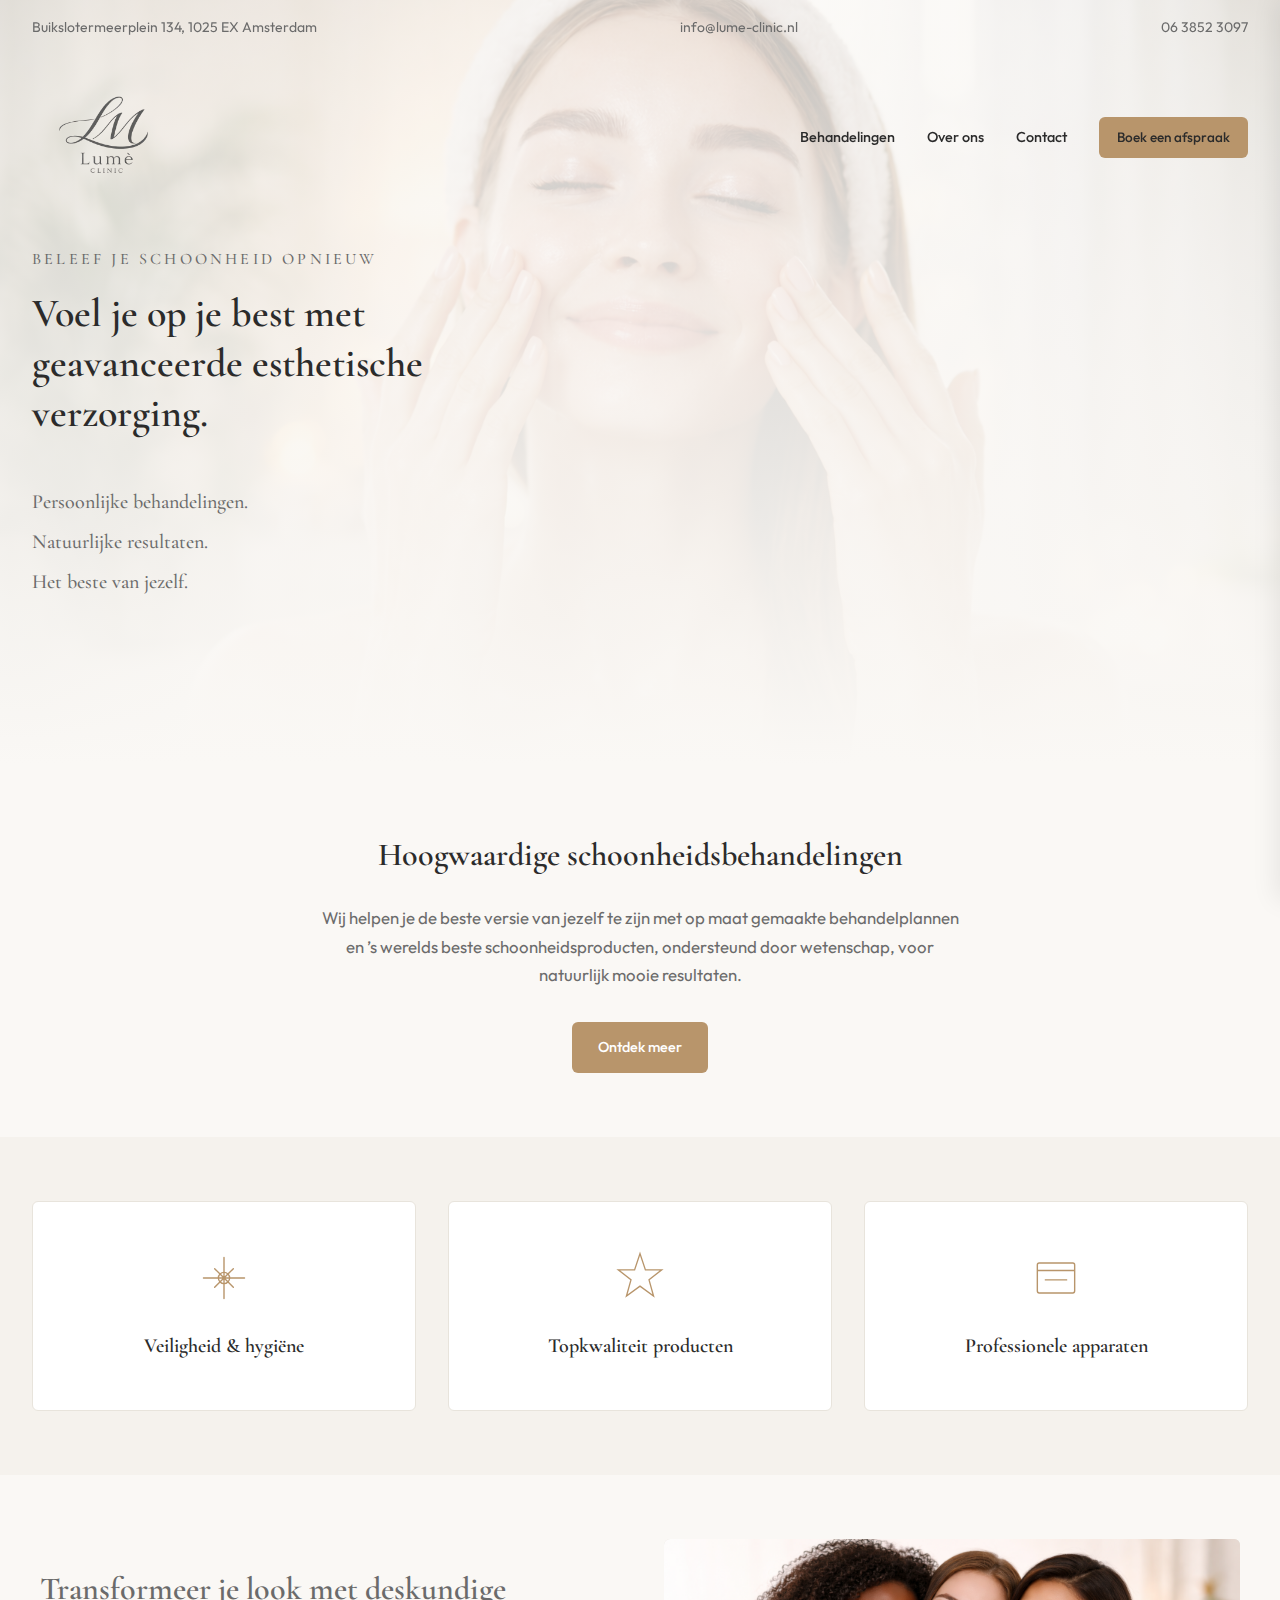
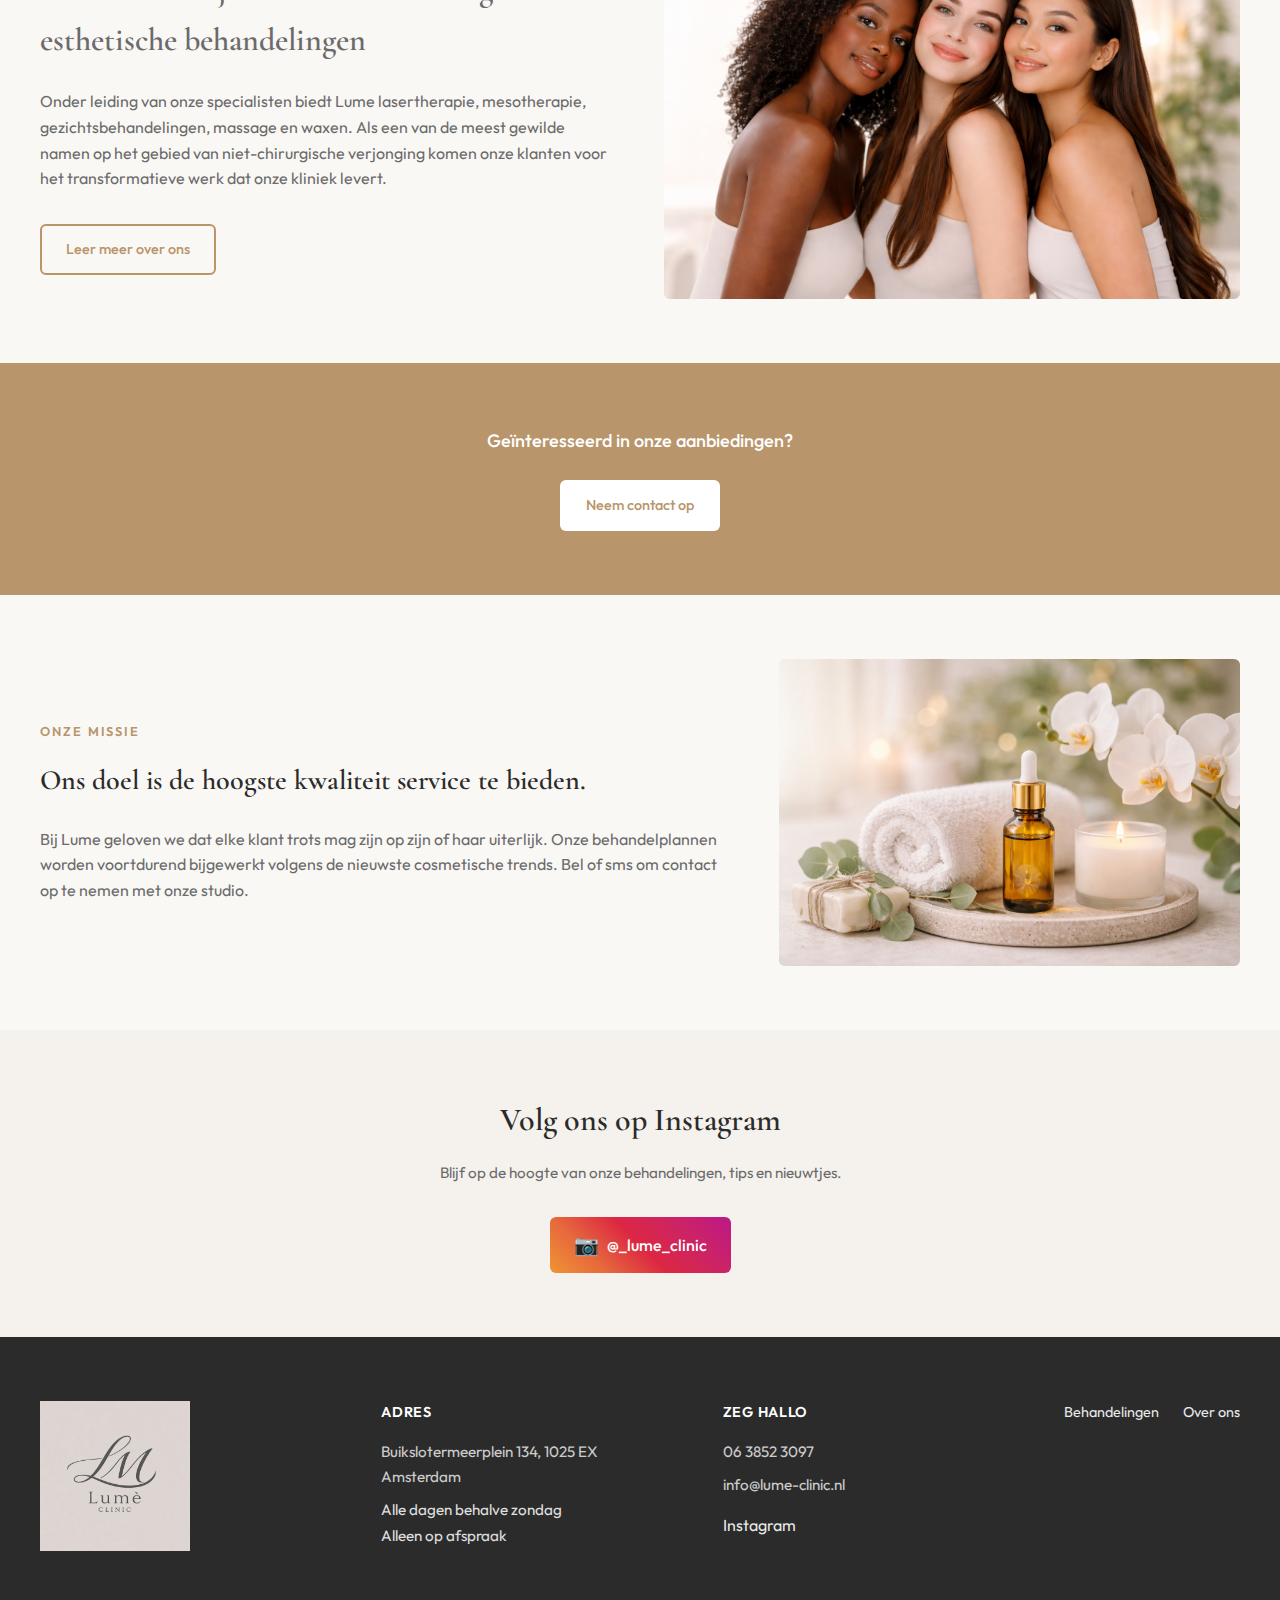
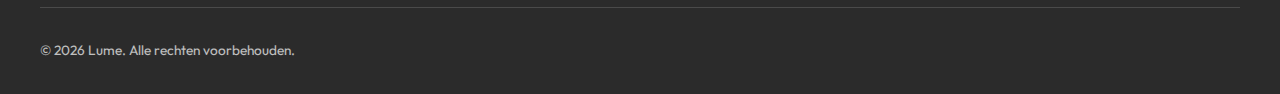
<file: index.html>
<!DOCTYPE html>
<html lang="nl">
<head>
  <meta charset="UTF-8" />
  <meta name="viewport" content="width=device-width, initial-scale=1" />
  <title>Lume – Schoonheid & Esthetiek</title>
  <link rel="icon" href="images/logo.jpeg" type="image/jpeg" />
  <link rel="apple-touch-icon" href="images/logo.jpeg" />
  <link rel="preconnect" href="https://fonts.googleapis.com" />
  <link rel="preconnect" href="https://fonts.gstatic.com" crossorigin />
  <link href="https://fonts.googleapis.com/css2?family=Cormorant+Garamond:ital,wght@0,400;0,500;0,600;0,700;1,400&family=Outfit:wght@300;400;500;600&display=swap" rel="stylesheet" />
  <link rel="stylesheet" href="styles.css" />
</head>
<body>
  <!-- Header -->
  <header class="header">
    <div class="header-top">
      <a href="https://www.google.com/maps/search/?api=1&query=Buikslotermeerplein+134,+1025+EX+Amsterdam" target="_blank" rel="noopener noreferrer" class="header-address">Buikslotermeerplein 134, 1025 EX Amsterdam</a>
      <a href="mailto:info@lume-clinic.nl" class="header-email">info@lume-clinic.nl</a>
      <a href="tel:+31638523097" class="header-phone">06 3852 3097</a>
    </div>
    <div class="header-main">
      <a href="/" class="logo"><img src="images/lume_clinic_logo_transparent.png" alt="Lume" class="logo-img" /></a>
      <nav class="nav-desktop">
        <a href="behandelingen.html">Behandelingen</a>
        <a href="#about">Over ons</a>
        <a href="#contact">Contact</a>
        <a href="https://lumeclinic.salonized.com/widget_bookings/new" target="_blank" rel="noopener noreferrer" class="btn btn-header">Boek een afspraak</a>
      </nav>
      <button class="menu-toggle" aria-label="Menu openen">
        <span></span>
        <span></span>
        <span></span>
      </button>
    </div>
  </header>

  <!-- Mobile menu -->
  <div class="mobile-menu" aria-hidden="true">
    <nav class="mobile-nav">
      <a href="behandelingen.html">Behandelingen</a>
      <a href="#about">Over ons</a>
      <a href="#contact">Contact</a>
      <a href="https://lumeclinic.salonized.com/widget_bookings/new" target="_blank" rel="noopener noreferrer" class="btn">Boek een afspraak</a>
    </nav>
  </div>

  <main>
    <!-- Hero -->
    <section class="hero">
      <p class="hero-tagline">Beleef je schoonheid opnieuw</p>
      <h1 class="hero-title">Voel je op je best met geavanceerde esthetische verzorging.</h1>
      <div class="hero-lines">
        <span>Persoonlijke behandelingen.</span>
        <span>Natuurlijke resultaten.</span>
        <span>Het beste van jezelf.</span>
      </div>
    </section>

    <!-- Intro + CTA -->
    <section class="section section-intro">
      <div class="container">
        <h2 class="section-title">Hoogwaardige schoonheidsbehandelingen</h2>
        <p class="section-lead">
          Wij helpen je de beste versie van jezelf te zijn met op maat gemaakte behandelplannen
          en ’s werelds beste schoonheidsproducten, ondersteund door wetenschap, voor natuurlijk
          mooie resultaten.
        </p>
        <a href="behandelingen.html" class="btn btn-primary">Ontdek meer</a>
      </div>
    </section>

    <!-- Feature boxes -->
    <section class="section section-features">
      <div class="container container-wide">
        <div class="features-grid">
          <article class="feature-card">
            <div class="feature-icon">
              <svg xmlns="http://www.w3.org/2000/svg" viewBox="0 0 60 60" fill="none" stroke="currentColor" stroke-width="1.5"><path d="M30 8v44M8 30h44M20 20l20 20M40 20L20 40" stroke-linecap="round"/><circle cx="30" cy="30" r="6"/></svg>
            </div>
            <h3>Veiligheid & hygiëne</h3>
          </article>
          <article class="feature-card">
            <div class="feature-icon">
              <svg xmlns="http://www.w3.org/2000/svg" viewBox="0 0 62 62" fill="none" stroke="currentColor" stroke-width="1.5"><path d="M31 4l6 18h18l-14 11 5 18-15-11-15 11 5-18L7 22h18z"/></svg>
            </div>
            <h3>Topkwaliteit producten</h3>
          </article>
          <article class="feature-card">
            <div class="feature-icon">
              <svg xmlns="http://www.w3.org/2000/svg" viewBox="0 0 60 60" fill="none" stroke="currentColor" stroke-width="1.5"><rect x="10" y="14" width="40" height="32" rx="2"/><path d="M10 22h40M18 32h24"/></svg>
            </div>
            <h3>Professionele apparaten</h3>
          </article>
        </div>
      </div>
    </section>

    <!-- About + image -->
    <section class="section section-about" id="about">
      <div class="container container-split">
        <div class="about-content">
          <h2>Transformeer je look met deskundige esthetische behandelingen</h2>
          <p>
            Onder leiding van onze specialisten biedt Lume lasertherapie, mesotherapie,
            gezichtsbehandelingen, massage en waxen. Als een van de meest gewilde namen
            op het gebied van niet-chirurgische verjonging komen onze klanten voor het
            transformatieve werk dat onze kliniek levert.
          </p>
          <a href="#contact" class="btn btn-outline">Leer meer over ons</a>
        </div>
        <div class="about-images">
          <div class="about-img about-img-main">
            <img src="images/3ladys.png" alt="Lume behandelingen" />
          </div>
        </div>
      </div>
    </section>

    <!-- CTA strip -->
    <section class="section section-cta-strip">
      <div class="container">
        <p class="cta-strip-text">Geïnteresseerd in onze aanbiedingen?</p>
        <a href="#contact" class="btn btn-light">Neem contact op</a>
      </div>
    </section>

    <!-- Mission -->
    <section class="section section-mission">
      <div class="container container-split">
        <div class="mission-content">
          <span class="section-label">Onze missie</span>
          <h2>Ons doel is de hoogste kwaliteit service te bieden.</h2>
          <p>
            Bij Lume geloven we dat elke klant trots mag zijn op zijn of haar
            uiterlijk. Onze behandelplannen worden voortdurend bijgewerkt volgens
            de nieuwste cosmetische trends. Bel of sms om contact op te nemen met
            onze studio.
          </p>
        </div>
        <div class="mission-accent">
          <img src="images/spa.png" alt="Lume studio interieur" class="mission-img" />
        </div>
      </div>
    </section>

    <!-- Follow on Instagram -->
    <section class="section section-instagram">
      <div class="container container-narrow">
        <h2 class="section-title">Volg ons op Instagram</h2>
        <p class="instagram-intro">Blijf op de hoogte van onze behandelingen, tips en nieuwtjes.</p>
        <a href="https://www.instagram.com/_lume_clinic/" target="_blank" rel="noopener noreferrer" class="btn btn-instagram" aria-label="Bekijk @_lume_clinic op Instagram">
          <span class="btn-instagram-icon" aria-hidden="true">📷</span>
          @_lume_clinic
        </a>
      </div>
    </section>
  </main>

  <!-- Footer -->
  <footer class="footer" id="contact">
    <div class="container">
      <div class="footer-grid">
        <div class="footer-brand">
          <a href="/" class="logo"><img src="images/logo.jpeg" alt="Lume" class="logo-img logo-img-footer" /></a>
        </div>
        <div class="footer-block">
          <h3>Adres</h3>
          <p><a href="https://www.google.com/maps/search/?api=1&query=Buikslotermeerplein+134,+1025+EX+Amsterdam" target="_blank" rel="noopener noreferrer">Buikslotermeerplein 134, 1025 EX Amsterdam</a></p>
          <p class="footer-hours">
            Alle dagen behalve zondag<br />
            Alleen op afspraak
          </p>
        </div>
        <div class="footer-block">
          <h3>Zeg hallo</h3>
          <p><a href="tel:+31638523097">06 3852 3097</a></p>
          <p><a href="mailto:info@lume-clinic.nl">info@lume-clinic.nl</a></p>
          <div class="footer-social">
            <a href="https://www.instagram.com/_lume_clinic/" target="_blank" rel="noopener noreferrer" aria-label="Instagram">Instagram</a>
          </div>
        </div>
        <div class="footer-nav">
          <a href="behandelingen.html">Behandelingen</a>
          <a href="#about">Over ons</a>
        </div>
      </div>
      <div class="footer-bottom">
        <p>© 2026 Lume. Alle rechten voorbehouden.</p>
      </div>
    </div>
  </footer>

  <script>
    (function () {
      var toggle = document.querySelector('.menu-toggle');
      var menu = document.querySelector('.mobile-menu');
      if (!toggle || !menu) return;
      toggle.addEventListener('click', function () {
        var open = menu.getAttribute('aria-hidden') === 'false';
        menu.setAttribute('aria-hidden', open ? 'true' : 'false');
        toggle.setAttribute('aria-label', open ? 'Menu openen' : 'Menu sluiten');
        document.body.classList.toggle('menu-open', !open);
      });
    })();
  </script>
</body>
</html>
</file>
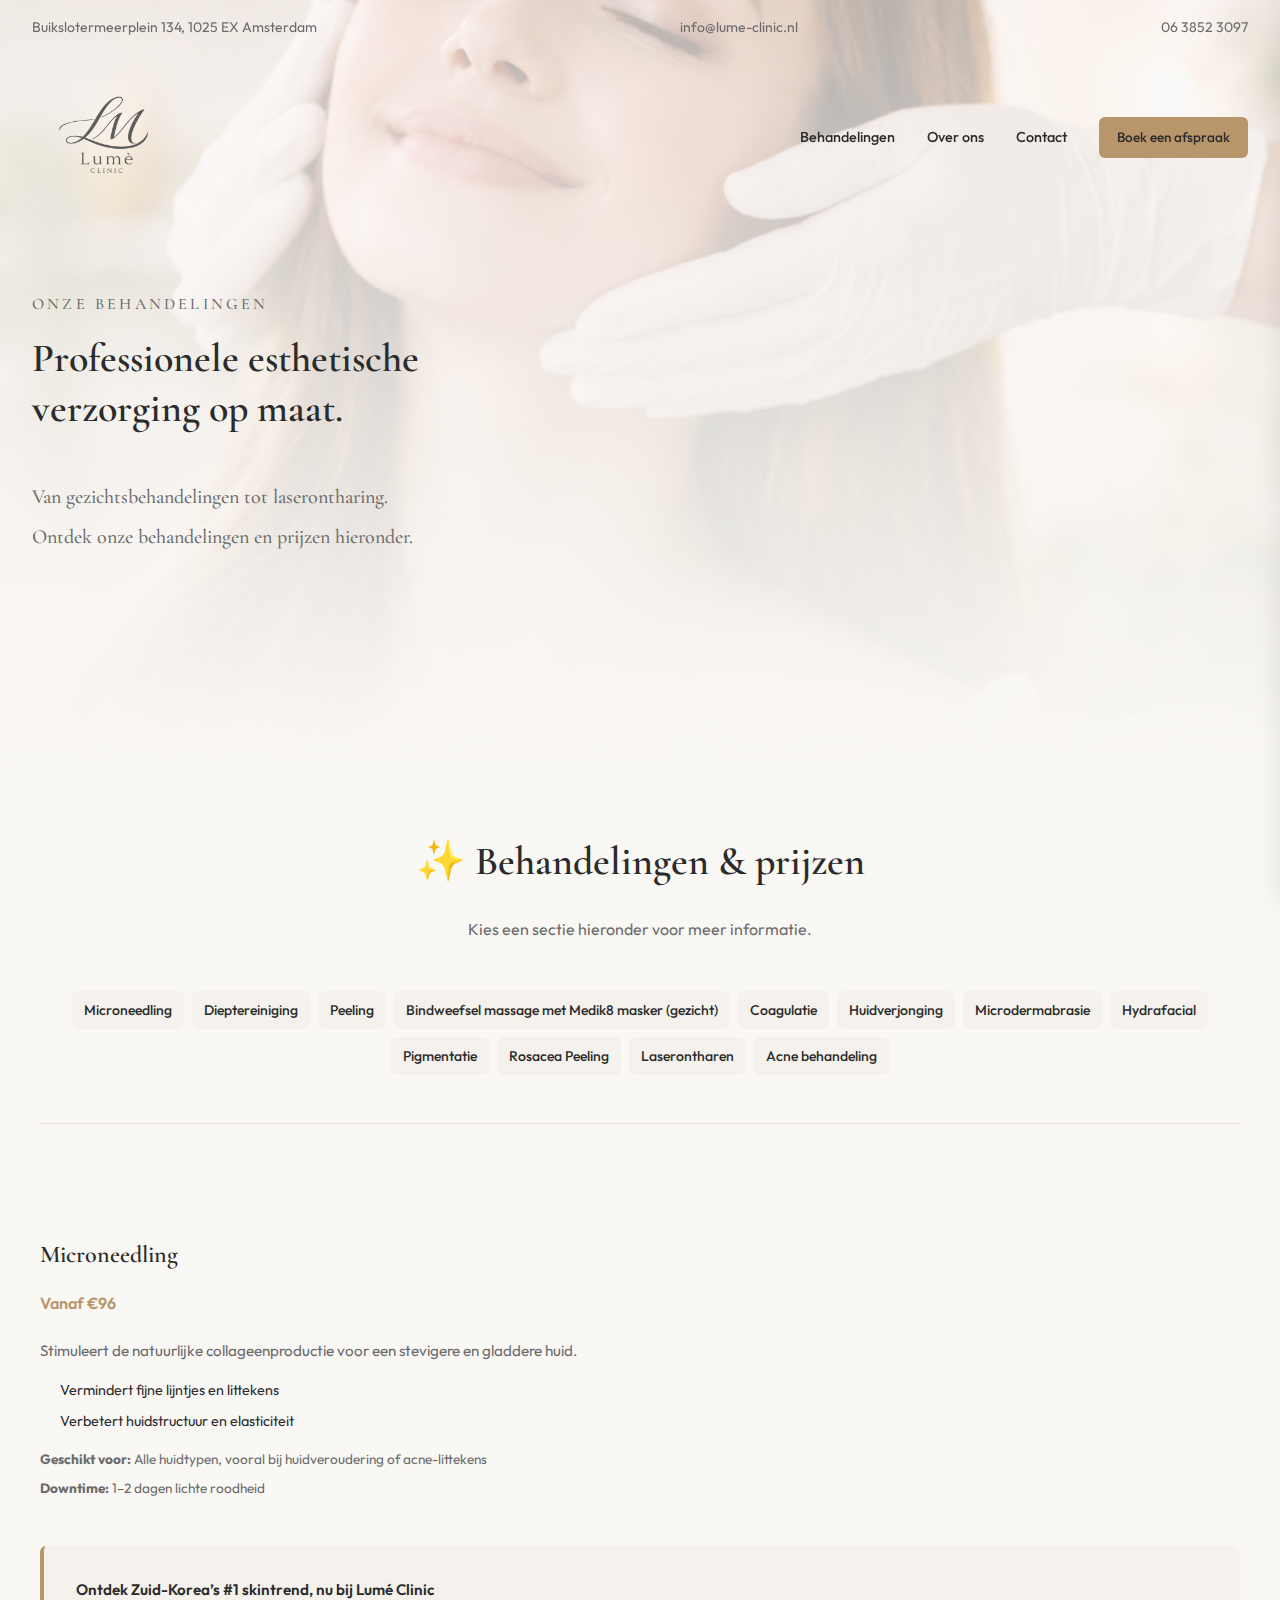
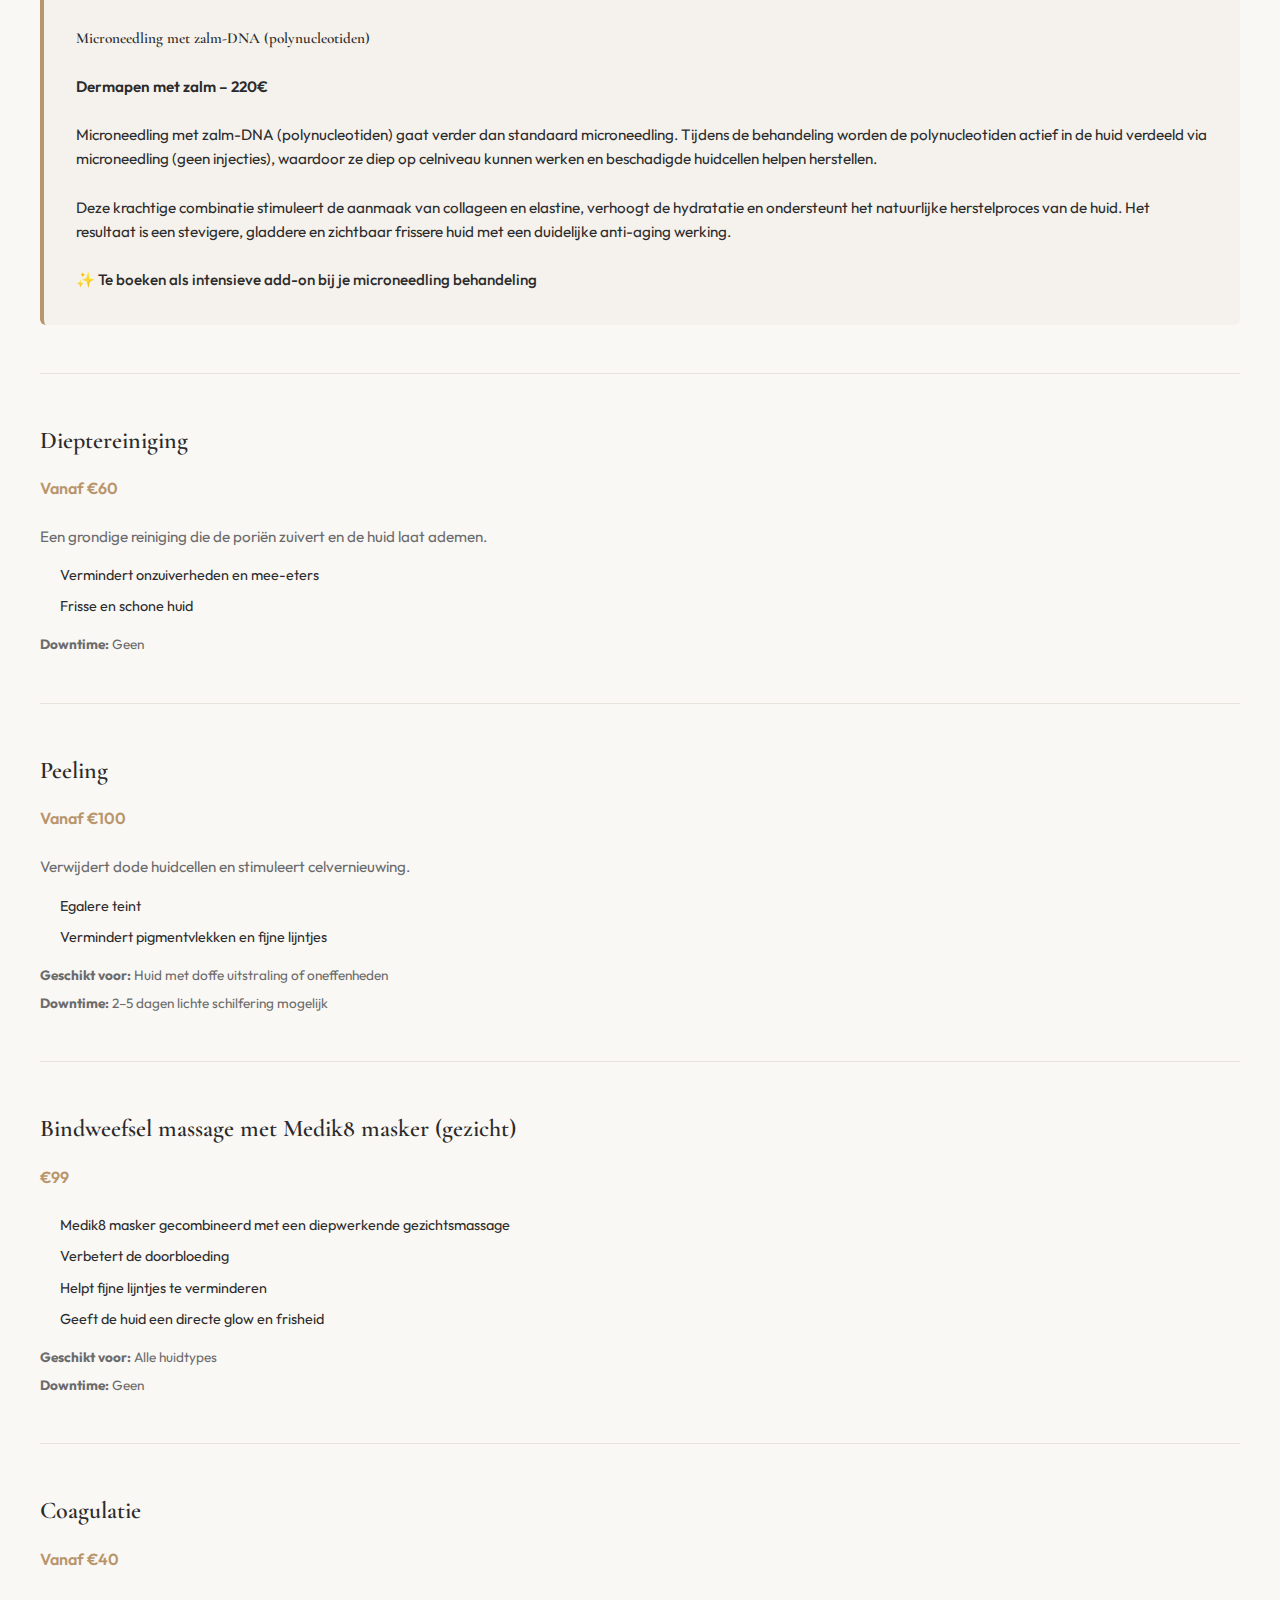
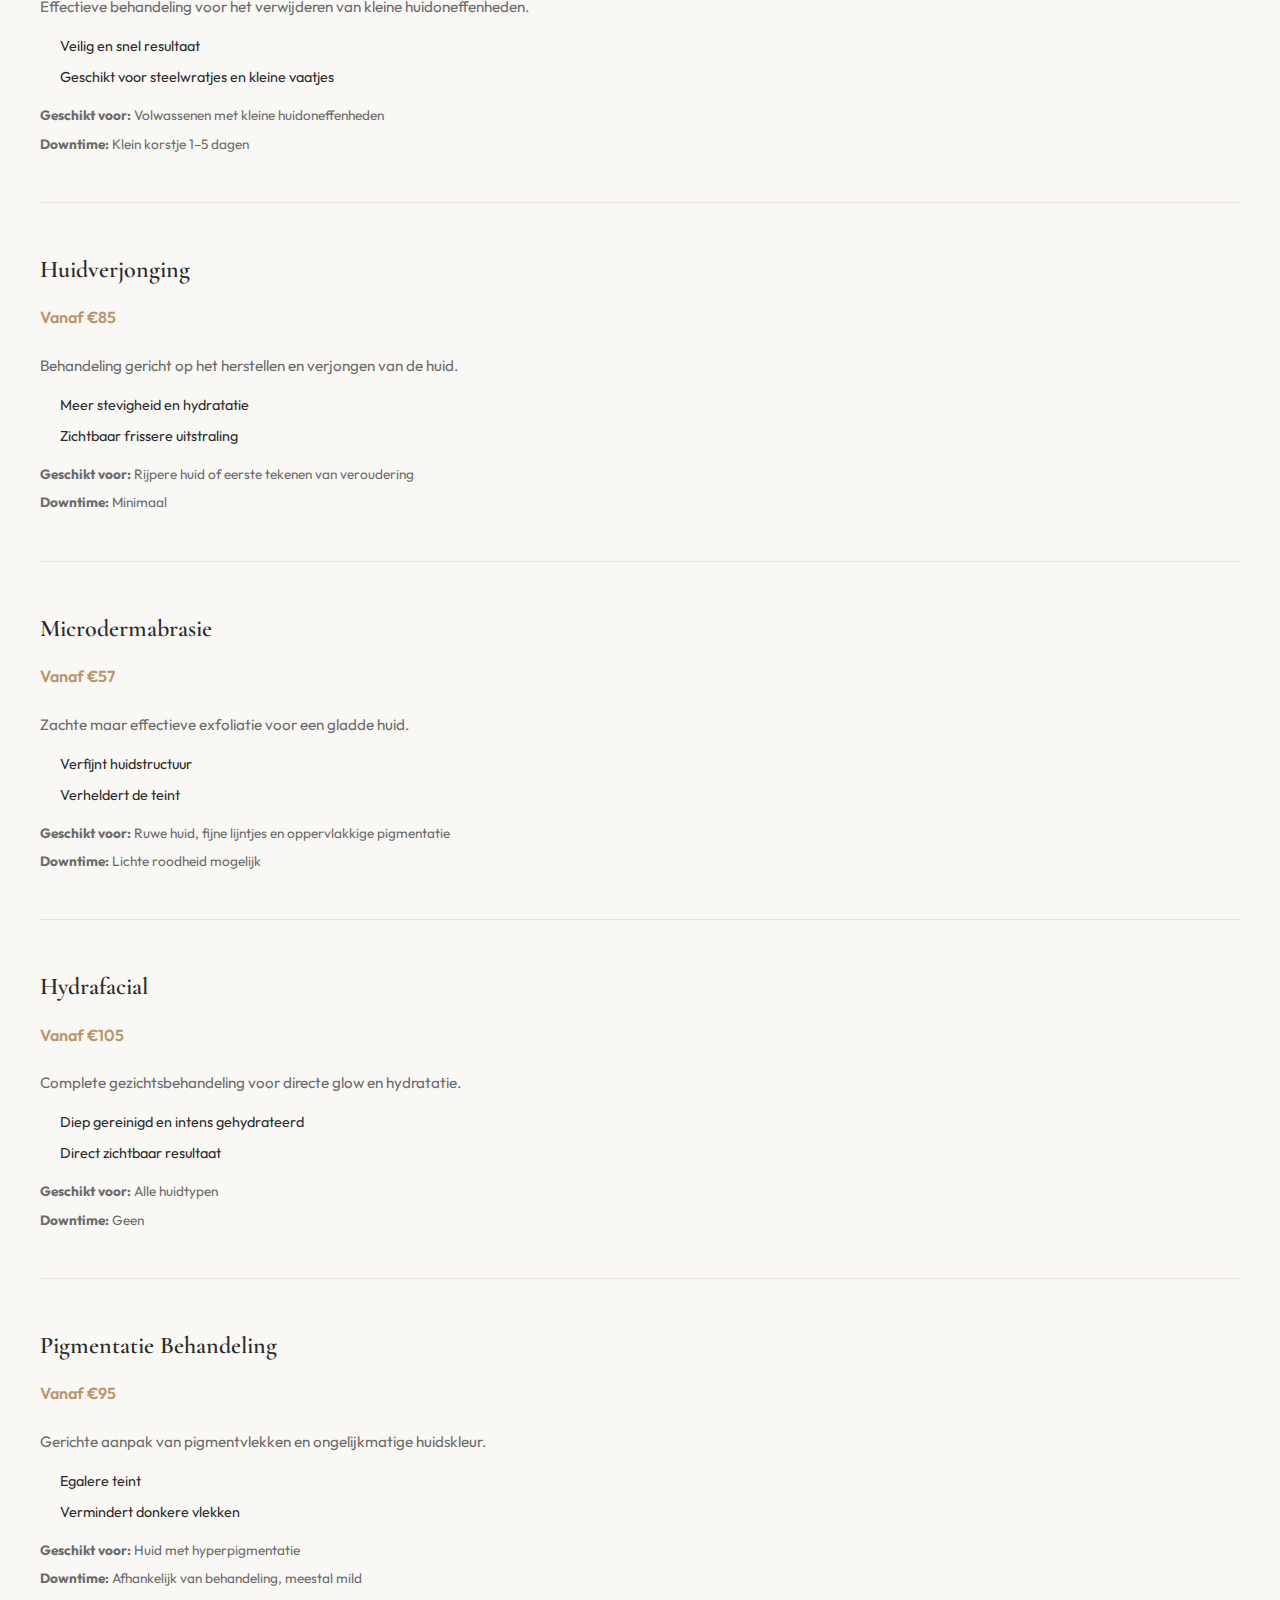
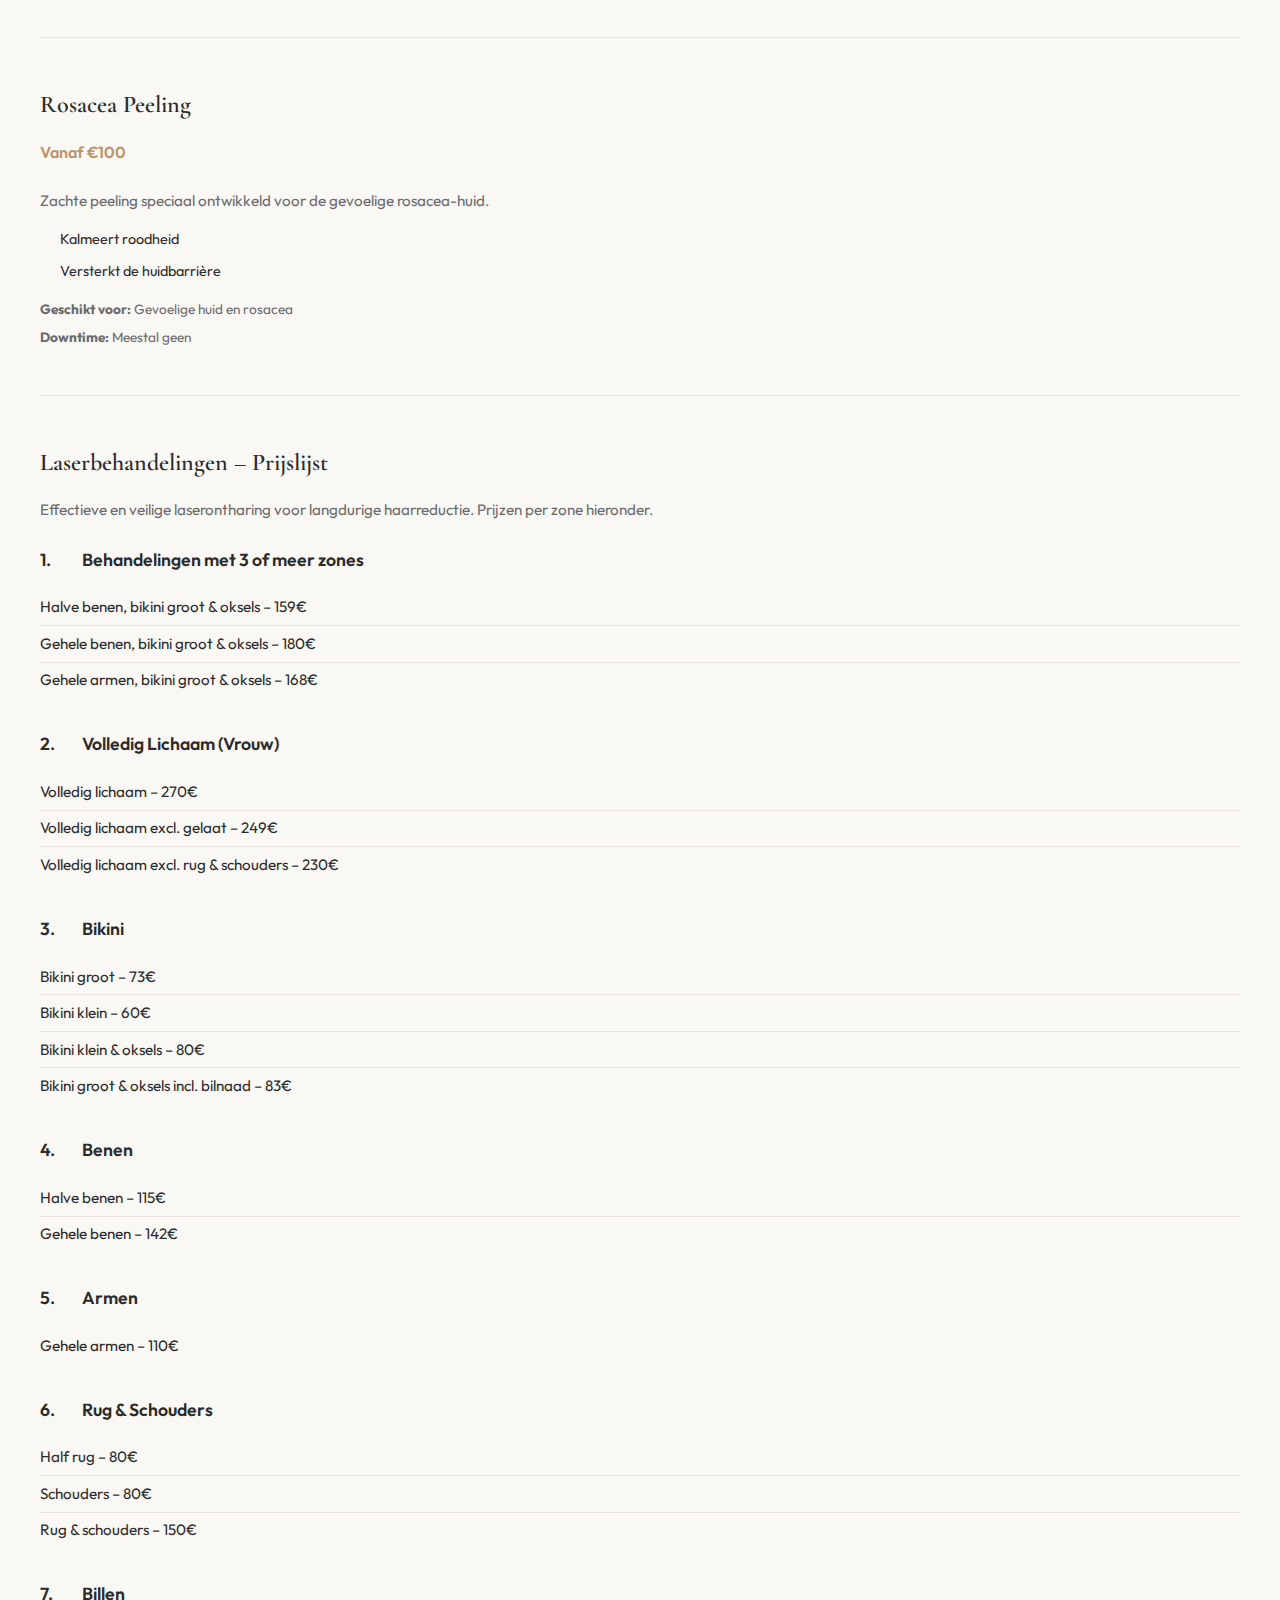
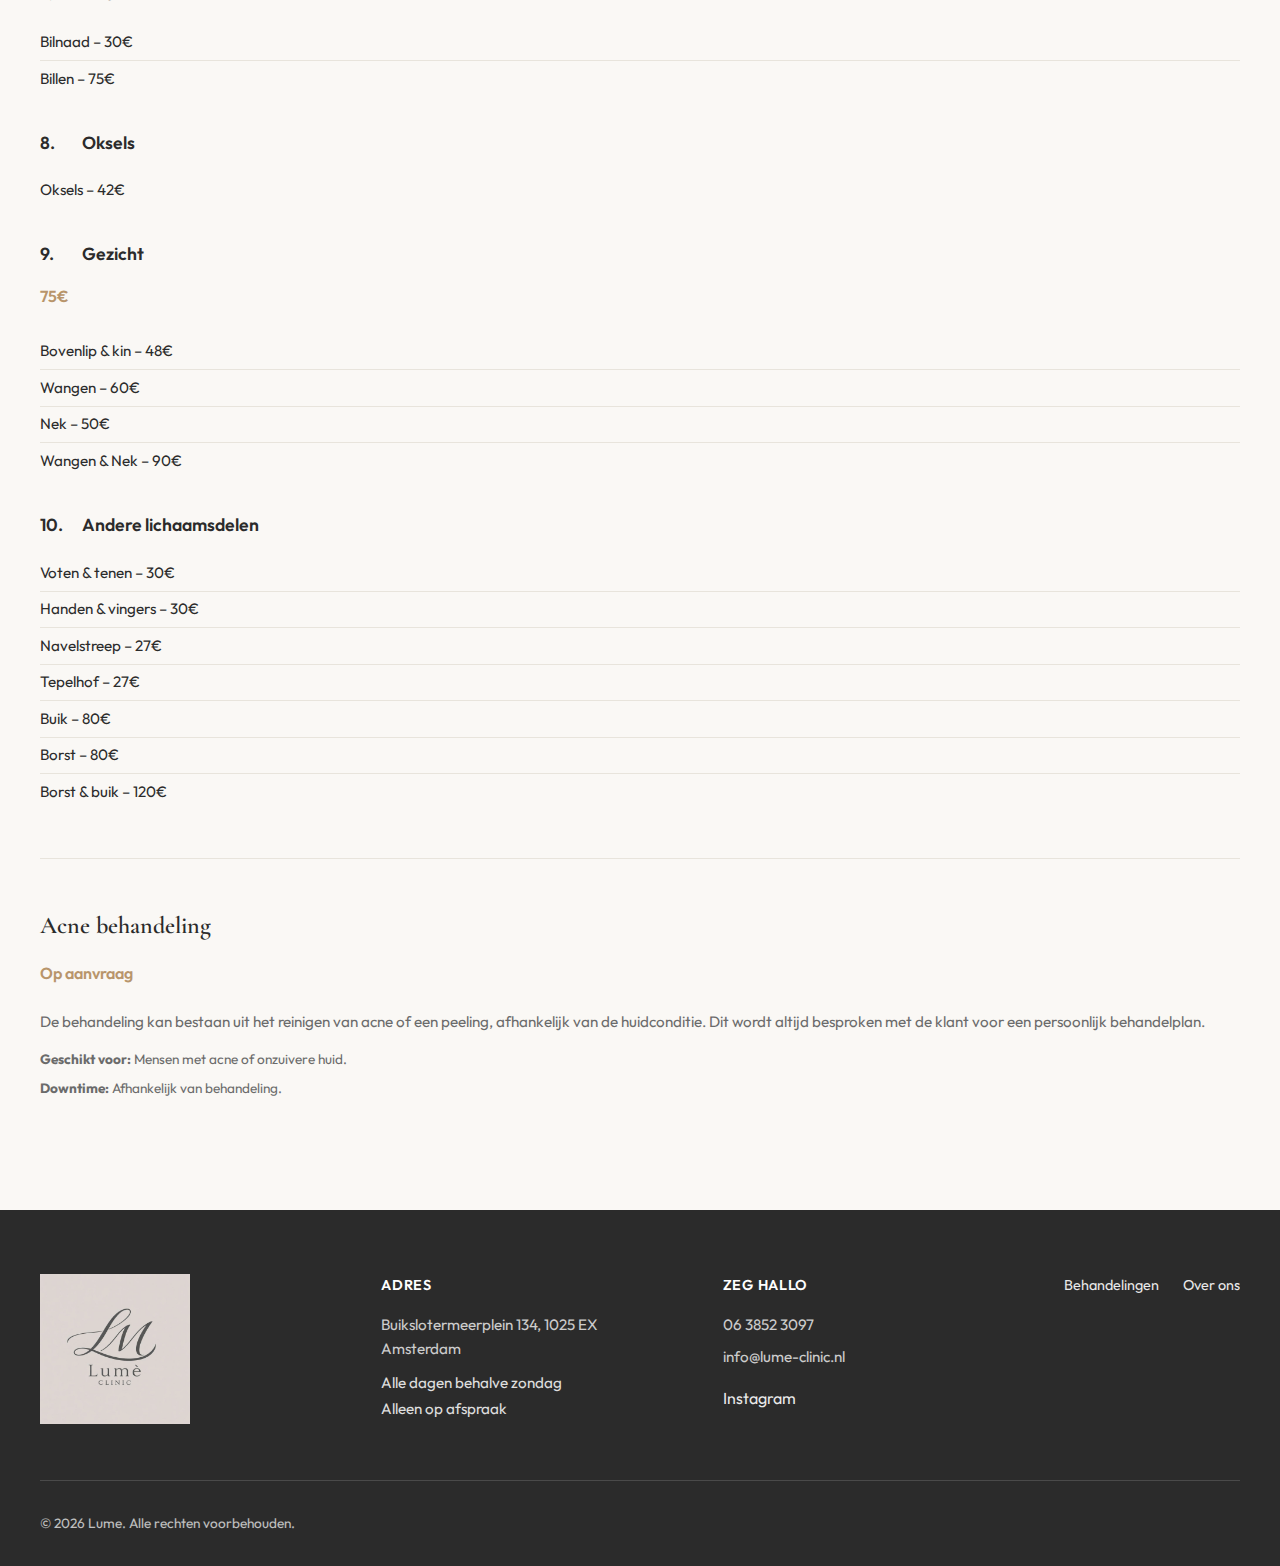
<file: behandelingen.html>
<!DOCTYPE html>
<html lang="nl">
<head>
  <meta charset="UTF-8" />
  <meta name="viewport" content="width=device-width, initial-scale=1" />
  <title>Onze Behandelingen – Lume</title>
  <link rel="icon" href="images/logo.jpeg" type="image/jpeg" />
  <link rel="apple-touch-icon" href="images/logo.jpeg" />
  <link rel="preconnect" href="https://fonts.googleapis.com" />
  <link rel="preconnect" href="https://fonts.gstatic.com" crossorigin />
  <link href="https://fonts.googleapis.com/css2?family=Cormorant+Garamond:ital,wght@0,400;0,500;0,600;0,700;1,400&family=Outfit:wght@300;400;500;600&display=swap" rel="stylesheet" />
  <link rel="stylesheet" href="styles.css" />
</head>
<body>
  <!-- Header -->
  <header class="header">
    <div class="header-top">
      <a href="https://www.google.com/maps/search/?api=1&query=Buikslotermeerplein+134,+1025+EX+Amsterdam" target="_blank" rel="noopener noreferrer" class="header-address">Buikslotermeerplein 134, 1025 EX Amsterdam</a>
      <a href="mailto:info@lume-clinic.nl" class="header-email">info@lume-clinic.nl</a>
      <a href="tel:+31638523097" class="header-phone">06 3852 3097</a>
    </div>
    <div class="header-main">
      <a href="index.html" class="logo"><img src="images/lume_clinic_logo_transparent.png" alt="Lume" class="logo-img" /></a>
      <nav class="nav-desktop">
        <a href="behandelingen.html">Behandelingen</a>
        <a href="index.html#about">Over ons</a>
        <a href="index.html#contact">Contact</a>
        <a href="https://lumeclinic.salonized.com/widget_bookings/new" target="_blank" rel="noopener noreferrer" class="btn btn-header">Boek een afspraak</a>
      </nav>
      <button class="menu-toggle" aria-label="Menu openen">
        <span></span>
        <span></span>
        <span></span>
      </button>
    </div>
  </header>

  <div class="mobile-menu" aria-hidden="true">
    <nav class="mobile-nav">
      <a href="behandelingen.html">Behandelingen</a>
      <a href="index.html#about">Over ons</a>
      <a href="index.html#contact">Contact</a>
      <a href="https://lumeclinic.salonized.com/widget_bookings/new" target="_blank" rel="noopener noreferrer" class="btn">Boek een afspraak</a>
    </nav>
  </div>

  <main>
    <!-- Hero -->
    <section class="hero hero-behandelingen">
      <p class="hero-tagline">Onze Behandelingen</p>
      <h1 class="hero-title">Professionele esthetische verzorging op maat.</h1>
      <div class="hero-lines">
        <span>Van gezichtsbehandelingen tot laserontharing.</span>
        <span>Ontdek onze behandelingen en prijzen hieronder.</span>
      </div>
    </section>

    <div class="main-behandelingen">
    <div class="container">
      <h2 class="page-title">✨ Behandelingen & prijzen</h2>
      <p class="page-lead">Kies een sectie hieronder voor meer informatie.</p>

      <nav class="behandelingen-nav" aria-label="Behandelingen overzicht">
        <a href="#microneedling">Microneedling</a>
        <a href="#dieptereiniging">Dieptereiniging</a>
        <a href="#peeling">Peeling</a>
        <a href="#bindweefselmassage">Bindweefsel massage met Medik8 masker (gezicht)</a>
        <a href="#coagulatie">Coagulatie</a>
        <a href="#huidverjonging">Huidverjonging</a>
        <a href="#microdermabrasie">Microdermabrasie</a>
        <a href="#hydrafacial">Hydrafacial</a>
        <a href="#pigmentatie">Pigmentatie</a>
        <a href="#rosacea-peeling">Rosacea Peeling</a>
        <a href="#laserontharen">Laserontharen</a>
        <a href="#acne-behandeling">Acne behandeling</a>
      </nav>

      <section class="behandeling-detail" id="microneedling">
        <h2 class="behandeling-detail-title">Microneedling</h2>
        <p class="behandeling-price">Vanaf €96</p>
        <p class="behandeling-desc">Stimuleert de natuurlijke collageenproductie voor een stevigere en gladdere huid.</p>
        <ul class="behandeling-list">
          <li>Vermindert fijne lijntjes en littekens</li>
          <li>Verbetert huidstructuur en elasticiteit</li>
        </ul>
        <p class="behandeling-meta"><strong>Geschikt voor:</strong> Alle huidtypen, vooral bij huidveroudering of acne-littekens</p>
        <p class="behandeling-downtime"><strong>Downtime:</strong> 1–2 dagen lichte roodheid</p>

        <div class="behandeling-addon">
          <p class="addon-tagline">Ontdek Zuid-Korea’s #1 skintrend, nu bij Lumé Clinic</p>
          <p class="addon-title">Microneedling met zalm-DNA (polynucleotiden)</p>
          <p class="addon-price">Dermapen met zalm – 220€</p>
          <p>Microneedling met zalm-DNA (polynucleotiden) gaat verder dan standaard microneedling. Tijdens de behandeling worden de polynucleotiden actief in de huid verdeeld via microneedling (geen injecties), waardoor ze diep op celniveau kunnen werken en beschadigde huidcellen helpen herstellen.</p>
          <p>Deze krachtige combinatie stimuleert de aanmaak van collageen en elastine, verhoogt de hydratatie en ondersteunt het natuurlijke herstelproces van de huid. Het resultaat is een stevigere, gladdere en zichtbaar frissere huid met een duidelijke anti-aging werking.</p>
          <p class="addon-cta">✨ Te boeken als intensieve add-on bij je microneedling behandeling</p>
        </div>
      </section>

      <section class="behandeling-detail" id="dieptereiniging">
        <h2 class="behandeling-detail-title">Dieptereiniging</h2>
        <p class="behandeling-price">Vanaf €60</p>
        <p class="behandeling-desc">Een grondige reiniging die de poriën zuivert en de huid laat ademen.</p>
        <ul class="behandeling-list">
          <li>Vermindert onzuiverheden en mee-eters</li>
          <li>Frisse en schone huid</li>
        </ul>
        <p class="behandeling-downtime"><strong>Downtime:</strong> Geen</p>
      </section>

      <section class="behandeling-detail" id="peeling">
        <h2 class="behandeling-detail-title">Peeling</h2>
        <p class="behandeling-price">Vanaf €100</p>
        <p class="behandeling-desc">Verwijdert dode huidcellen en stimuleert celvernieuwing.</p>
        <ul class="behandeling-list">
          <li>Egalere teint</li>
          <li>Vermindert pigmentvlekken en fijne lijntjes</li>
        </ul>
        <p class="behandeling-meta"><strong>Geschikt voor:</strong> Huid met doffe uitstraling of oneffenheden</p>
        <p class="behandeling-downtime"><strong>Downtime:</strong> 2–5 dagen lichte schilfering mogelijk</p>
      </section>

      <section class="behandeling-detail" id="bindweefselmassage">
        <h2 class="behandeling-detail-title">Bindweefsel massage met Medik8 masker (gezicht)</h2>
        <p class="behandeling-price">€99</p>
        <ul class="behandeling-list">
          <li>Medik8 masker gecombineerd met een diepwerkende gezichtsmassage</li>
          <li>Verbetert de doorbloeding</li>
          <li>Helpt fijne lijntjes te verminderen</li>
          <li>Geeft de huid een directe glow en frisheid</li>
        </ul>
        <p class="behandeling-meta"><strong>Geschikt voor:</strong> Alle huidtypes</p>
        <p class="behandeling-downtime"><strong>Downtime:</strong> Geen</p>
      </section>

      <section class="behandeling-detail" id="coagulatie">
        <h2 class="behandeling-detail-title">Coagulatie</h2>
        <p class="behandeling-price">Vanaf €40</p>
        <p class="behandeling-desc">Effectieve behandeling voor het verwijderen van kleine huidoneffenheden.</p>
        <ul class="behandeling-list">
          <li>Veilig en snel resultaat</li>
          <li>Geschikt voor steelwratjes en kleine vaatjes</li>
        </ul>
        <p class="behandeling-meta"><strong>Geschikt voor:</strong> Volwassenen met kleine huidoneffenheden</p>
        <p class="behandeling-downtime"><strong>Downtime:</strong> Klein korstje 1–5 dagen</p>
      </section>

      <section class="behandeling-detail" id="huidverjonging">
        <h2 class="behandeling-detail-title">Huidverjonging</h2>
        <p class="behandeling-price">Vanaf €85</p>
        <p class="behandeling-desc">Behandeling gericht op het herstellen en verjongen van de huid.</p>
        <ul class="behandeling-list">
          <li>Meer stevigheid en hydratatie</li>
          <li>Zichtbaar frissere uitstraling</li>
        </ul>
        <p class="behandeling-meta"><strong>Geschikt voor:</strong> Rijpere huid of eerste tekenen van veroudering</p>
        <p class="behandeling-downtime"><strong>Downtime:</strong> Minimaal</p>
      </section>

      <section class="behandeling-detail" id="microdermabrasie">
        <h2 class="behandeling-detail-title">Microdermabrasie</h2>
        <p class="behandeling-price">Vanaf €57</p>
        <p class="behandeling-desc">Zachte maar effectieve exfoliatie voor een gladde huid.</p>
        <ul class="behandeling-list">
          <li>Verfijnt huidstructuur</li>
          <li>Verheldert de teint</li>
        </ul>
        <p class="behandeling-meta"><strong>Geschikt voor:</strong> Ruwe huid, fijne lijntjes en oppervlakkige pigmentatie</p>
        <p class="behandeling-downtime"><strong>Downtime:</strong> Lichte roodheid mogelijk</p>
      </section>

      <section class="behandeling-detail" id="hydrafacial">
        <h2 class="behandeling-detail-title">Hydrafacial</h2>
        <p class="behandeling-price">Vanaf €105</p>
        <p class="behandeling-desc">Complete gezichtsbehandeling voor directe glow en hydratatie.</p>
        <ul class="behandeling-list">
          <li>Diep gereinigd en intens gehydrateerd</li>
          <li>Direct zichtbaar resultaat</li>
        </ul>
        <p class="behandeling-meta"><strong>Geschikt voor:</strong> Alle huidtypen</p>
        <p class="behandeling-downtime"><strong>Downtime:</strong> Geen</p>
      </section>

      <section class="behandeling-detail" id="pigmentatie">
        <h2 class="behandeling-detail-title">Pigmentatie Behandeling</h2>
        <p class="behandeling-price">Vanaf €95</p>
        <p class="behandeling-desc">Gerichte aanpak van pigmentvlekken en ongelijkmatige huidskleur.</p>
        <ul class="behandeling-list">
          <li>Egalere teint</li>
          <li>Vermindert donkere vlekken</li>
        </ul>
        <p class="behandeling-meta"><strong>Geschikt voor:</strong> Huid met hyperpigmentatie</p>
        <p class="behandeling-downtime"><strong>Downtime:</strong> Afhankelijk van behandeling, meestal mild</p>
      </section>

      <section class="behandeling-detail" id="rosacea-peeling">
        <h2 class="behandeling-detail-title">Rosacea Peeling</h2>
        <p class="behandeling-price">Vanaf €100</p>
        <p class="behandeling-desc">Zachte peeling speciaal ontwikkeld voor de gevoelige rosacea-huid.</p>
        <ul class="behandeling-list">
          <li>Kalmeert roodheid</li>
          <li>Versterkt de huidbarrière</li>
        </ul>
        <p class="behandeling-meta"><strong>Geschikt voor:</strong> Gevoelige huid en rosacea</p>
        <p class="behandeling-downtime"><strong>Downtime:</strong> Meestal geen</p>
      </section>

      <section class="behandeling-detail" id="laserontharen">
        <h2 class="behandeling-detail-title">Laserbehandelingen – Prijslijst</h2>
        <p class="behandeling-desc">Effectieve en veilige laserontharing voor langdurige haarreductie. Prijzen per zone hieronder.</p>

        <div class="prijslijst-groep">
          <h3 class="prijslijst-groep-title"><span class="prijslijst-num">1.</span> Behandelingen met 3 of meer zones</h3>
          <ul class="prijslijst">
            <li>Halve benen, bikini groot & oksels – 159€</li>
            <li>Gehele benen, bikini groot & oksels – 180€</li>
            <li>Gehele armen, bikini groot & oksels – 168€</li>
          </ul>
        </div>

        <div class="prijslijst-groep">
          <h3 class="prijslijst-groep-title"><span class="prijslijst-num">2.</span> Volledig Lichaam (Vrouw)</h3>
          <ul class="prijslijst">
            <li>Volledig lichaam – 270€</li>
            <li>Volledig lichaam excl. gelaat – 249€</li>
            <li>Volledig lichaam excl. rug & schouders – 230€</li>
          </ul>
        </div>

        <div class="prijslijst-groep">
          <h3 class="prijslijst-groep-title"><span class="prijslijst-num">3.</span> Bikini</h3>
          <ul class="prijslijst">
            <li>Bikini groot – 73€</li>
            <li>Bikini klein – 60€</li>
            <li>Bikini klein & oksels – 80€</li>
            <li>Bikini groot & oksels incl. bilnaad – 83€</li>
          </ul>
        </div>

        <div class="prijslijst-groep">
          <h3 class="prijslijst-groep-title"><span class="prijslijst-num">4.</span> Benen</h3>
          <ul class="prijslijst">
            <li>Halve benen – 115€</li>
            <li>Gehele benen – 142€</li>
          </ul>
        </div>

        <div class="prijslijst-groep">
          <h3 class="prijslijst-groep-title"><span class="prijslijst-num">5.</span> Armen</h3>
          <ul class="prijslijst">
            <li>Gehele armen – 110€</li>
          </ul>
        </div>

        <div class="prijslijst-groep">
          <h3 class="prijslijst-groep-title"><span class="prijslijst-num">6.</span> Rug & Schouders</h3>
          <ul class="prijslijst">
            <li>Half rug – 80€</li>
            <li>Schouders – 80€</li>
            <li>Rug & schouders – 150€</li>
          </ul>
        </div>

        <div class="prijslijst-groep">
          <h3 class="prijslijst-groep-title"><span class="prijslijst-num">7.</span> Billen</h3>
          <ul class="prijslijst">
            <li>Bilnaad – 30€</li>
            <li>Billen – 75€</li>
          </ul>
        </div>

        <div class="prijslijst-groep">
          <h3 class="prijslijst-groep-title"><span class="prijslijst-num">8.</span> Oksels</h3>
          <ul class="prijslijst">
            <li>Oksels – 42€</li>
          </ul>
        </div>

        <div class="prijslijst-groep">
          <h3 class="prijslijst-groep-title"><span class="prijslijst-num">9.</span> Gezicht</h3>
          <p class="behandeling-price">75€</p>
          <ul class="prijslijst">
            <li>Bovenlip & kin – 48€</li>
            <li>Wangen – 60€</li>
            <li>Nek – 50€</li>
            <li>Wangen & Nek – 90€</li>
          </ul>
        </div>

        <div class="prijslijst-groep">
          <h3 class="prijslijst-groep-title"><span class="prijslijst-num">10.</span> Andere lichaamsdelen</h3>
          <ul class="prijslijst">
            <li>Voten & tenen – 30€</li>
            <li>Handen & vingers – 30€</li>
            <li>Navelstreep – 27€</li>
            <li>Tepelhof – 27€</li>
            <li>Buik – 80€</li>
            <li>Borst – 80€</li>
            <li>Borst & buik – 120€</li>
          </ul>
        </div>
      </section>

      <section class="behandeling-detail" id="acne-behandeling">
        <h2 class="behandeling-detail-title">Acne behandeling</h2>
        <p class="behandeling-price">Op aanvraag</p>
        <p class="behandeling-desc">De behandeling kan bestaan uit het reinigen van acne of een peeling, afhankelijk van de huidconditie. Dit wordt altijd besproken met de klant voor een persoonlijk behandelplan.</p>
        <p class="behandeling-meta"><strong>Geschikt voor:</strong> Mensen met acne of onzuivere huid.</p>
        <p class="behandeling-downtime"><strong>Downtime:</strong> Afhankelijk van behandeling.</p>
      </section>
    </div>
    </div>
  </main>

  <footer class="footer" id="contact">
    <div class="container">
      <div class="footer-grid">
        <div class="footer-brand">
          <a href="index.html" class="logo"><img src="images/logo.jpeg" alt="Lume" class="logo-img logo-img-footer" /></a>
        </div>
        <div class="footer-block">
          <h3>Adres</h3>
          <p><a href="https://www.google.com/maps/search/?api=1&query=Buikslotermeerplein+134,+1025+EX+Amsterdam" target="_blank" rel="noopener noreferrer">Buikslotermeerplein 134, 1025 EX Amsterdam</a></p>
          <p class="footer-hours">
            Alle dagen behalve zondag<br />
            Alleen op afspraak
          </p>
        </div>
        <div class="footer-block">
          <h3>Zeg hallo</h3>
          <p><a href="tel:+31638523097">06 3852 3097</a></p>
          <p><a href="mailto:info@lume-clinic.nl">info@lume-clinic.nl</a></p>
          <div class="footer-social">
            <a href="https://www.instagram.com/_lume_clinic/" target="_blank" rel="noopener noreferrer" aria-label="Instagram">Instagram</a>
          </div>
        </div>
        <div class="footer-nav">
          <a href="behandelingen.html">Behandelingen</a>
          <a href="index.html#about">Over ons</a>
        </div>
      </div>
      <div class="footer-bottom">
        <p>© 2026 Lume. Alle rechten voorbehouden.</p>
      </div>
    </div>
  </footer>

  <script>
    (function () {
      var toggle = document.querySelector('.menu-toggle');
      var menu = document.querySelector('.mobile-menu');
      if (!toggle || !menu) return;
      toggle.addEventListener('click', function () {
        var open = menu.getAttribute('aria-hidden') === 'false';
        menu.setAttribute('aria-hidden', open ? 'true' : 'false');
        toggle.setAttribute('aria-label', open ? 'Menu openen' : 'Menu sluiten');
        document.body.classList.toggle('menu-open', !open);
      });
    })();
  </script>
</body>
</html>
</file>
<file: styles.css>
/* Lume – Aesthetic & Beauty Studio
   Warm, luminous palette. Clean layout. */

:root {
  --color-bg: #faf8f5;
  --color-bg-alt: #f5f2ed;
  --color-cream: #f9f7f0;
  --color-text: #2b2b2b;
  --color-text-muted: #6b6b6b;
  --color-accent: #b8956b;
  --color-accent-dark: #8d7049;
  --color-border: #e8e4dc;
  --color-white: #ffffff;
  --font-heading: 'Cormorant Garamond', Georgia, serif;
  --font-body: 'Outfit', -apple-system, sans-serif;
  --max-width: 1200px;
  --max-width-wide: 1400px;
  --space-xs: 0.5rem;
  --space-sm: 1rem;
  --space-md: 1.5rem;
  --space-lg: 2rem;
  --space-xl: 3rem;
  --space-2xl: 4rem;
  --radius: 6px;
  --transition: 0.2s ease;
}

*,
*::before,
*::after {
  box-sizing: border-box;
}

html {
  scroll-behavior: smooth;
}

body {
  margin: 0;
  font-family: var(--font-body);
  font-size: 16px;
  line-height: 1.6;
  color: var(--color-text);
  background: var(--color-bg);
}

img {
  max-width: 100%;
  height: auto;
  display: block;
}

a {
  color: var(--color-accent);
  text-decoration: none;
  transition: color var(--transition);
}

a:hover {
  color: var(--color-accent-dark);
}

/* Header */
.header {
  position: absolute;
  top: 0;
  left: 0;
  right: 0;
  z-index: 100;
  padding: var(--space-sm) var(--space-lg);
}

.header-top {
  display: none;
  justify-content: space-between;
  align-items: center;
  padding-bottom: var(--space-xs);
  font-size: 0.875rem;
  color: var(--color-text-muted);
}

.header-top .header-phone,
.header-top .header-address,
.header-top .header-email {
  color: inherit;
  text-decoration: none;
}

.header-top .header-address:hover,
.header-top .header-email:hover {
  text-decoration: underline;
}

.header-main {
  display: flex;
  align-items: center;
  justify-content: space-between;
  padding: var(--space-sm) 0;
}

.logo {
  display: inline-block;
  font-family: var(--font-heading);
  font-size: 1.75rem;
  font-weight: 600;
  letter-spacing: 0.05em;
  color: var(--color-text);
}

.logo:hover {
  color: var(--color-accent);
}

.logo-img {
  display: block;
  width: 150px;
  height: 150px;
  object-fit: contain;
}

.logo-img-footer {
  width: 150px;
  height: 150px;
}

.nav-desktop {
  display: none;
  align-items: center;
  gap: var(--space-lg);
  font-size: 0.9rem;
  font-weight: 500;
}

.nav-desktop a {
  color: var(--color-text);
}

.nav-desktop a:hover {
  color: var(--color-accent);
}

.menu-toggle {
  display: flex;
  flex-direction: column;
  justify-content: center;
  gap: 5px;
  width: 32px;
  height: 32px;
  padding: 0;
  border: none;
  background: transparent;
  cursor: pointer;
}

.menu-toggle span {
  display: block;
  width: 100%;
  height: 2px;
  background: var(--color-text);
  transition: var(--transition);
}

body.menu-open .menu-toggle span:nth-child(1) {
  transform: translateY(7px) rotate(45deg);
}

body.menu-open .menu-toggle span:nth-child(2) {
  opacity: 0;
}

body.menu-open .menu-toggle span:nth-child(3) {
  transform: translateY(-7px) rotate(-45deg);
}

/* Mobile menu */
.mobile-menu {
  position: fixed;
  top: 0;
  right: 0;
  bottom: 0;
  width: 100%;
  max-width: 320px;
  background: var(--color-cream);
  padding: var(--space-2xl) var(--space-lg);
  z-index: 99;
  transform: translateX(100%);
  transition: transform 0.3s ease;
  box-shadow: -4px 0 24px rgba(0, 0, 0, 0.08);
}

.mobile-menu[aria-hidden="false"] {
  transform: translateX(0);
}

.mobile-nav {
  display: flex;
  flex-direction: column;
  gap: var(--space-md);
  font-size: 1.125rem;
  font-weight: 500;
}

.mobile-nav a {
  color: var(--color-text);
}

.mobile-nav .btn {
  margin-top: var(--space-md);
  text-align: center;
}

@media (min-width: 768px) {
  .header-top {
    display: flex;
  }

  .nav-desktop {
    display: flex;
  }

  .menu-toggle {
    display: none;
  }
}

/* Buttons */
.btn {
  display: inline-block;
  padding: 0.75rem 1.5rem;
  font-family: var(--font-body);
  font-size: 0.9rem;
  font-weight: 500;
  text-align: center;
  border-radius: var(--radius);
  border: 2px solid transparent;
  cursor: pointer;
  transition: background var(--transition), color var(--transition), border-color var(--transition);
}

.btn-primary {
  background: var(--color-accent);
  color: var(--color-white);
}

.btn-primary:hover {
  background: var(--color-accent-dark);
  color: var(--color-white);
}

.btn-outline {
  background: transparent;
  color: var(--color-accent);
  border-color: var(--color-accent);
}

.btn-outline:hover {
  background: var(--color-accent);
  color: var(--color-white);
}

.btn-light {
  background: var(--color-white);
  color: var(--color-accent);
}

.btn-light:hover {
  background: var(--color-cream);
  color: var(--color-accent-dark);
}

.btn-header {
  background: var(--color-accent);
  color: var(--color-white);
  padding: 0.5rem 1rem;
  font-size: 0.85rem;
}

.btn-header:hover {
  background: var(--color-accent-dark);
  color: var(--color-white);
}

/* Hero */
.hero {
  min-height: 85vh;
  display: flex;
  flex-direction: column;
  justify-content: center;
  padding: calc(80px + var(--space-2xl)) var(--space-lg) var(--space-2xl);
  background: linear-gradient(180deg, rgba(250, 248, 245, 0.75) 0%, rgba(250, 248, 245, 0.9) 50%, var(--color-bg) 100%),
    url("images/hero.png") center / cover no-repeat;
}

.hero-behandelingen {
  background: linear-gradient(180deg, rgba(250, 248, 245, 0.7) 0%, rgba(250, 248, 245, 0.88) 50%, var(--color-bg) 100%),
    url("images/spa-lady.png") center 30% / cover no-repeat;
}

.hero-tagline {
  font-family: var(--font-heading);
  font-size: clamp(0.9rem, 2.5vw, 1rem);
  font-weight: 500;
  letter-spacing: 0.2em;
  text-transform: uppercase;
  color: var(--color-text-muted);
  margin: 0 0 var(--space-sm);
}

.hero-title {
  font-family: var(--font-heading);
  font-size: clamp(1.75rem, 5vw, 2.5rem);
  font-weight: 600;
  line-height: 1.25;
  color: var(--color-text);
  margin: 0 0 var(--space-xl);
  max-width: 520px;
}

.hero-lines {
  display: flex;
  flex-direction: column;
  gap: var(--space-xs);
  font-family: var(--font-heading);
  font-size: clamp(1rem, 2.5vw, 1.25rem);
  font-weight: 500;
  color: var(--color-text-muted);
}

/* Sections */
.section {
  padding: var(--space-2xl) var(--space-lg);
}

.container {
  max-width: var(--max-width);
  margin: 0 auto;
}

.container-wide {
  max-width: var(--max-width-wide);
}

.container-split {
  display: grid;
  gap: var(--space-xl);
}

.section-label {
  display: block;
  font-size: 0.8rem;
  font-weight: 600;
  letter-spacing: 0.15em;
  text-transform: uppercase;
  color: var(--color-accent);
  margin-bottom: var(--space-sm);
}

.section-title {
  font-family: var(--font-heading);
  font-size: clamp(1.5rem, 3vw, 2rem);
  font-weight: 600;
  margin: 0 0 var(--space-md);
  color: var(--color-text);
}

.section-lead {
  font-size: 1.05rem;
  color: var(--color-text-muted);
  max-width: 640px;
  margin: 0 0 var(--space-lg);
  line-height: 1.7;
}

/* Intro section */
.section-intro {
  background: var(--color-bg);
  text-align: center;
}

.section-intro .section-lead {
  margin-left: auto;
  margin-right: auto;
}

/* Features grid */
.section-features {
  background: var(--color-bg-alt);
}

.features-grid {
  display: grid;
  grid-template-columns: 1fr;
  gap: var(--space-lg);
}

.feature-card {
  text-align: center;
  padding: var(--space-xl);
  background: var(--color-white);
  border-radius: var(--radius);
  border: 1px solid var(--color-border);
}

.feature-icon {
  width: 56px;
  height: 56px;
  margin: 0 auto var(--space-md);
  color: var(--color-accent);
}

.feature-icon svg {
  width: 100%;
  height: 100%;
}

.feature-card h3 {
  font-family: var(--font-heading);
  font-size: 1.25rem;
  font-weight: 600;
  margin: 0;
  color: var(--color-text);
}

@media (min-width: 640px) {
  .features-grid {
    grid-template-columns: repeat(3, 1fr);
  }
}

/* About section */
.section-about {
  background: var(--color-bg);
}

.about-content h2 {
  font-family: var(--font-heading);
  font-size: clamp(1.5rem, 3vw, 2rem);
  font-weight: 600;
  margin: 0 0 var(--space-md);
  color: var(--color-text-muted);
}

.about-content p {
  color: var(--color-text-muted);
  margin: 0 0 var(--space-lg);
}

.about-images {
  position: relative;
  min-height: 360px;
}

.about-img {
  position: absolute;
  border-radius: var(--radius);
  overflow: hidden;
  background: var(--color-border);
}

.about-img img {
  width: 100%;
  height: 100%;
  object-fit: cover;
  display: block;
}

.about-img-main {
  top: 0;
  left: 0;
  right: 0;
  bottom: 0;
}

@media (min-width: 768px) {
  .container-split {
    grid-template-columns: 1fr 1fr;
    align-items: center;
  }
}

/* CTA strip */
.section-cta-strip {
  background: var(--color-accent);
  color: var(--color-white);
  text-align: center;
}

.cta-strip-text {
  margin: 0 0 var(--space-md);
  font-size: 1.125rem;
  font-weight: 500;
}

.section-cta-strip .btn-light {
  color: var(--color-accent);
}

.section-cta-strip .btn-light:hover {
  background: var(--color-white);
}

/* Treatments intro */
.section-treatments-intro {
  background: var(--color-bg-alt);
}

.treatments-intro-block h2 {
  font-family: var(--font-heading);
  font-size: clamp(1.35rem, 2.5vw, 1.75rem);
  font-weight: 600;
  margin: 0 0 var(--space-sm);
  color: var(--color-text);
}

.treatments-intro-block p {
  color: var(--color-text-muted);
  margin: 0;
}

.treatments-intro-desc {
  padding: var(--space-md) 0;
}

.link-arrow {
  display: inline-block;
  margin-top: var(--space-md);
  font-weight: 500;
  color: var(--color-accent);
}

.link-arrow::after {
  content: ' →';
}

/* Services */
.section-services {
  background: var(--color-bg);
}

.services-content h2 {
  font-family: var(--font-heading);
  font-size: clamp(1.35rem, 2.5vw, 1.75rem);
  font-weight: 600;
  margin: 0 0 var(--space-md);
  color: var(--color-text);
}

.services-content > p {
  color: var(--color-text-muted);
  margin: 0 0 var(--space-lg);
}

.services-list {
  list-style: none;
  padding: 0;
  margin: 0 0 var(--space-lg);
}

.services-list li {
  position: relative;
  padding-left: 1.5rem;
  margin-bottom: var(--space-sm);
  color: var(--color-text);
}

.services-list li::before {
  content: '';
  position: absolute;
  left: 0;
  top: 0.5em;
  width: 6px;
  height: 6px;
  background: var(--color-accent);
  border-radius: 50%;
}

.services-image {
  min-height: 400px;
  border-radius: var(--radius);
  background: linear-gradient(135deg, var(--color-border) 0%, var(--color-bg-alt) 100%);
}

@media (min-width: 768px) {
  .section-services .container-split {
    grid-template-columns: 1fr 1fr;
  }
}

/* Onze Behandelingen */
.section-behandelingen {
  background: var(--color-bg-alt);
}

.section-behandelingen .section-title {
  text-align: center;
  margin-bottom: var(--space-xl);
}

.behandelingen-grid {
  display: grid;
  grid-template-columns: 1fr;
  gap: var(--space-lg);
}

.behandeling-card {
  background: var(--color-white);
  border-radius: var(--radius);
  padding: var(--space-lg);
  border: 1px solid var(--color-border);
}

.behandeling-title {
  font-family: var(--font-heading);
  font-size: 1.35rem;
  font-weight: 600;
  margin: 0 0 var(--space-xs);
  color: var(--color-text);
}

.behandeling-price {
  font-size: 1rem;
  font-weight: 600;
  color: var(--color-accent);
  margin: 0 0 var(--space-sm);
}

.behandeling-desc {
  font-size: 0.95rem;
  color: var(--color-text-muted);
  margin: 0 0 var(--space-sm);
  line-height: 1.5;
}

.behandeling-list {
  list-style: none;
  padding: 0;
  margin: 0 0 var(--space-sm);
  font-size: 0.9rem;
  color: var(--color-text);
}

.behandeling-list li {
  position: relative;
  padding-left: 1.25rem;
  margin-bottom: var(--space-xs);
}

.behandeling-meta,
.behandeling-downtime {
  font-size: 0.85rem;
  color: var(--color-text-muted);
  margin: 0;
  line-height: 1.5;
}

.behandeling-downtime {
  margin-top: var(--space-xs);
}

@media (min-width: 640px) {
  .behandelingen-grid {
    grid-template-columns: repeat(2, 1fr);
  }
}

@media (min-width: 960px) {
  .behandelingen-grid {
    grid-template-columns: repeat(3, 1fr);
    gap: var(--space-xl);
  }
}

/* Behandelingen page (sections) */
.header-static {
  position: relative;
  background: var(--color-white);
  box-shadow: 0 1px 0 var(--color-border);
}

.main-behandelingen {
  padding: var(--space-2xl) var(--space-lg);
}

.main-behandelingen .page-title {
  font-family: var(--font-heading);
  font-size: clamp(1.75rem, 4vw, 2.5rem);
  font-weight: 600;
  text-align: center;
  margin: 0 0 var(--space-md);
  color: var(--color-text);
}

.main-behandelingen .page-lead {
  text-align: center;
  color: var(--color-text-muted);
  margin: 0 0 var(--space-xl);
  max-width: 36rem;
  margin-inline: auto;
}

.behandelingen-nav {
  display: flex;
  flex-wrap: wrap;
  justify-content: center;
  gap: var(--space-xs);
  margin-bottom: var(--space-2xl);
  padding-bottom: var(--space-xl);
  border-bottom: 1px solid var(--color-border);
}

.behandelingen-nav a {
  display: inline-block;
  padding: 0.5rem 0.75rem;
  font-size: 0.875rem;
  font-weight: 500;
  color: var(--color-text);
  text-decoration: none;
  border-radius: var(--radius);
  background: var(--color-bg-alt);
  transition: background 0.2s, color 0.2s;
}

.behandelingen-nav a:hover {
  background: var(--color-accent);
  color: var(--color-white);
}

.behandeling-detail {
  padding: var(--space-xl) 0;
  border-bottom: 1px solid var(--color-border);
  scroll-margin-top: 6rem;
}

.behandeling-detail:last-of-type {
  border-bottom: 0;
}

.behandeling-detail-title {
  font-family: var(--font-heading);
  font-size: 1.5rem;
  font-weight: 600;
  margin: 0 0 var(--space-sm);
  color: var(--color-text);
}

.main-behandelingen .behandeling-price {
  margin-bottom: var(--space-md);
}

.prijslijst-groep {
  margin-top: var(--space-lg);
}

.prijslijst-groep:first-of-type {
  margin-top: var(--space-md);
}

.prijslijst-groep-title {
  font-family: var(--font-body);
  font-size: 1.1rem;
  font-weight: 600;
  color: var(--color-text);
  margin: 0 0 var(--space-sm);
  display: flex;
  align-items: baseline;
  gap: 0.35rem;
}

.prijslijst-groep-title .prijslijst-num {
  display: inline-block;
  min-width: 2.25rem;
  flex-shrink: 0;
}

.prijslijst {
  list-style: none;
  padding: 0;
  margin: 0;
  font-family: var(--font-body);
  font-size: 0.95rem;
  color: var(--color-text);
  line-height: 1.6;
}

.prijslijst li {
  margin: 0;
  padding: 0.35rem 0;
  padding-left: 0;
  border-bottom: 1px solid var(--color-border);
}

.prijslijst li:last-child {
  border-bottom: 0;
}

/* Add-on block (e.g. microneedling zalm-DNA) */
.behandeling-addon {
  margin-top: var(--space-xl);
  padding: var(--space-lg);
  background: var(--color-bg-alt);
  border-radius: var(--radius);
  border-left: 4px solid var(--color-accent);
}

.behandeling-addon p {
  margin: 0 0 var(--space-md);
  font-size: 0.95rem;
  color: var(--color-text);
  line-height: 1.6;
}

.behandeling-addon p:last-child {
  margin-bottom: 0;
}

.addon-tagline {
  font-weight: 600;
  color: var(--color-accent);
  font-size: 0.9rem;
}

.addon-title {
  font-family: var(--font-heading);
  font-size: 1.1rem;
  font-weight: 600;
  color: var(--color-text);
}

.addon-price {
  font-weight: 600;
  color: var(--color-accent);
  font-size: 1rem;
}

.addon-cta {
  margin-top: var(--space-sm);
  font-weight: 500;
}

/* Popular treatments */
.section-popular {
  background: var(--color-bg-alt);
}

.section-popular .section-title {
  text-align: center;
  margin-bottom: var(--space-xl);
}

.treatment-cards {
  display: grid;
  grid-template-columns: 1fr;
  gap: var(--space-lg);
}

.treatment-card {
  background: var(--color-white);
  border-radius: var(--radius);
  overflow: hidden;
  border: 1px solid var(--color-border);
}

.treatment-card-img {
  height: 200px;
  background: linear-gradient(135deg, var(--color-border) 0%, var(--color-bg-alt) 100%);
}

.treatment-card h3 {
  font-family: var(--font-heading);
  font-size: 1.25rem;
  font-weight: 600;
  margin: var(--space-md) var(--space-md) var(--space-xs);
  color: var(--color-text);
}

.treatment-card p {
  margin: 0 var(--space-md) var(--space-md);
  font-size: 0.9rem;
  color: var(--color-text-muted);
}

@media (min-width: 640px) {
  .treatment-cards {
    grid-template-columns: repeat(2, 1fr);
  }
}

@media (min-width: 960px) {
  .treatment-cards {
    grid-template-columns: repeat(4, 1fr);
  }
}

/* Mission */
.section-mission {
  background: var(--color-bg);
}

.mission-content h2 {
  font-family: var(--font-heading);
  font-size: clamp(1.35rem, 2.5vw, 1.75rem);
  font-weight: 600;
  margin: 0 0 var(--space-md);
  color: var(--color-text);
}

.mission-content p {
  color: var(--color-text-muted);
  margin: 0;
}

.mission-accent {
  min-height: 200px;
  border-radius: var(--radius);
  overflow: hidden;
  background: var(--color-border);
}

.mission-accent .mission-img {
  width: 100%;
  height: 100%;
  min-height: 280px;
  object-fit: cover;
  display: block;
}

@media (min-width: 768px) {
  .section-mission .container-split {
    grid-template-columns: 1.2fr 0.8fr;
  }
}

/* Follow on Instagram */
.section-instagram {
  background: var(--color-bg-alt);
  text-align: center;
}

.section-instagram .section-title {
  margin-bottom: var(--space-sm);
}

.container-narrow {
  max-width: 36rem;
  margin-inline: auto;
}

.instagram-intro {
  color: var(--color-text-muted);
  font-size: 0.95rem;
  margin-bottom: var(--space-lg);
}

.btn-instagram {
  display: inline-flex;
  align-items: center;
  justify-content: center;
  gap: 0.5rem;
  padding: 0.75rem 1.5rem;
  background: linear-gradient(45deg, #f09433, #e6683c, #dc2743, #cc2366, #bc1888);
  color: #fff;
  border: none;
  border-radius: var(--radius);
  font-family: var(--font-body);
  font-weight: 500;
  font-size: 1rem;
  text-decoration: none;
  transition: transform 0.2s, box-shadow 0.2s;
}

.btn-instagram:hover {
  transform: translateY(-2px);
  box-shadow: 0 4px 12px rgba(188, 24, 136, 0.35);
}

.btn-instagram-icon {
  font-size: 1.25rem;
}

/* Footer */
.footer {
  background: var(--color-text);
  color: var(--color-white);
  padding: var(--space-2xl) var(--space-lg) var(--space-lg);
}

.footer a {
  color: var(--color-white);
  opacity: 0.9;
}

.footer a:hover {
  opacity: 1;
  color: var(--color-accent);
}

.footer .logo {
  color: var(--color-white);
}

.footer .logo:hover {
  color: var(--color-accent);
}

.footer .logo-img {
  opacity: 0.95;
}

.footer .logo:hover .logo-img {
  opacity: 1;
}

.footer-grid {
  display: grid;
  grid-template-columns: 1fr;
  gap: var(--space-xl);
  margin-bottom: var(--space-xl);
}

.footer-block h3,
.footer-nav {
  font-size: 0.9rem;
  font-weight: 600;
  letter-spacing: 0.05em;
  text-transform: uppercase;
  margin: 0 0 var(--space-sm);
  color: var(--color-white);
}

.footer-block p {
  margin: 0 0 var(--space-xs);
  font-size: 0.95rem;
  opacity: 0.85;
}

.footer-hours {
  font-size: 0.85rem;
  line-height: 1.7;
  margin-top: var(--space-sm);
}

.footer-social {
  display: flex;
  gap: var(--space-md);
  margin-top: var(--space-sm);
}

.footer-nav {
  display: flex;
  flex-wrap: wrap;
  gap: var(--space-md);
  margin: 0;
}

.footer-nav a {
  font-weight: 400;
  text-transform: none;
  letter-spacing: 0;
}

.footer-bottom {
  padding-top: var(--space-lg);
  border-top: 1px solid rgba(255, 255, 255, 0.15);
}

.footer-bottom p {
  margin: 0;
  font-size: 0.85rem;
  opacity: 0.7;
}

@media (min-width: 768px) {
  .footer-grid {
    grid-template-columns: 1fr 1fr 1fr auto;
  }
}
</file>
